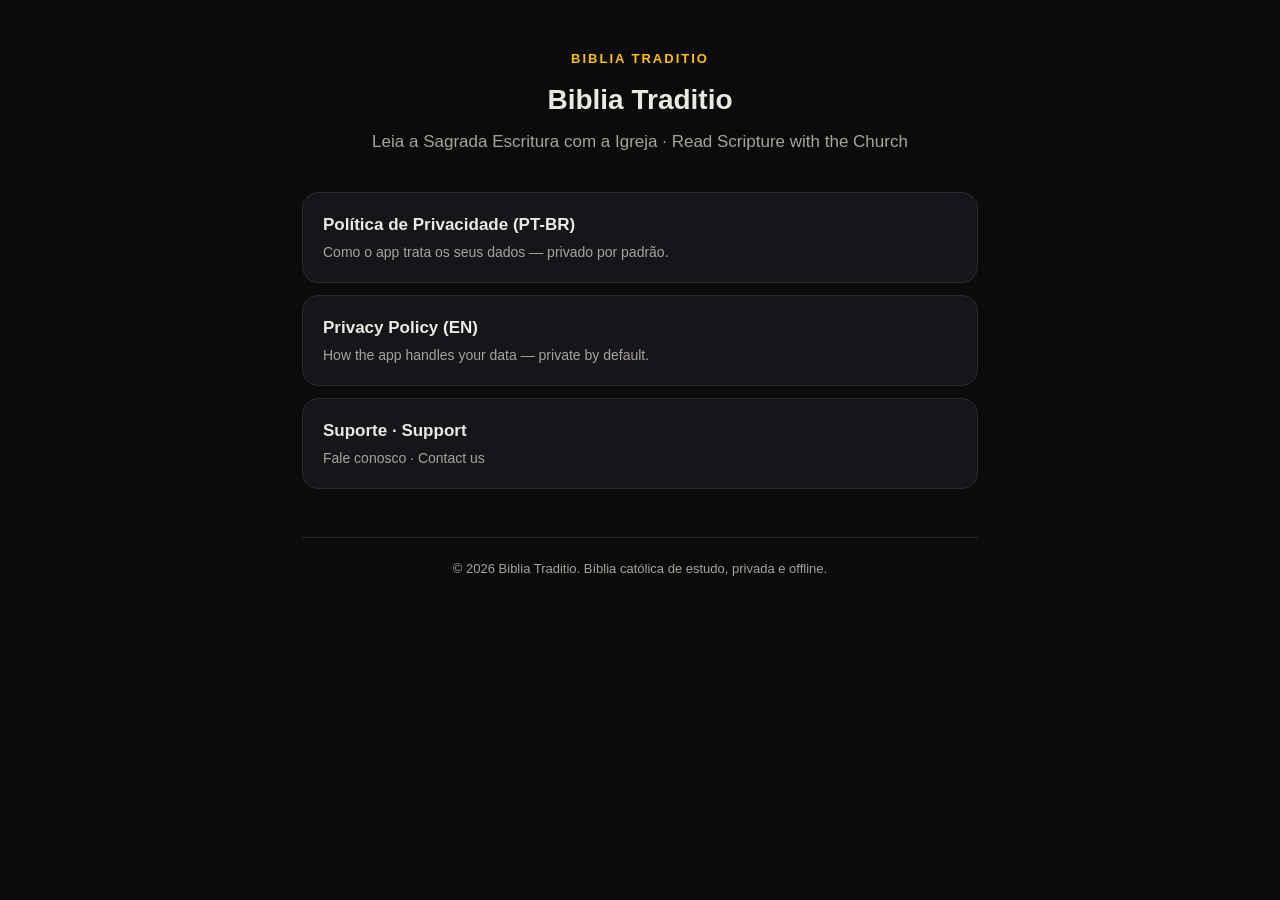
<file: docs/index.html>
<!doctype html>
<html lang="pt-BR">
<head>
  <meta charset="utf-8">
  <meta name="viewport" content="width=device-width, initial-scale=1">
  <title>Biblia Traditio</title>
  <meta name="description" content="Biblia Traditio — Bíblia católica de estudo. Política de privacidade e suporte.">
  <link rel="stylesheet" href="styles.css">
</head>
<body>
  <main class="wrap">
    <header>
      <div class="brand">Biblia Traditio</div>
      <h1>Biblia Traditio</h1>
      <p class="tagline">Leia a Sagrada Escritura com a Igreja · Read Scripture with the Church</p>
    </header>

    <a class="card" href="privacy.html#pt-br">
      <div class="t">Política de Privacidade (PT-BR)</div>
      <div class="d">Como o app trata os seus dados — privado por padrão.</div>
    </a>
    <a class="card" href="privacy.html#en">
      <div class="t">Privacy Policy (EN)</div>
      <div class="d">How the app handles your data — private by default.</div>
    </a>
    <a class="card" href="support.html">
      <div class="t">Suporte · Support</div>
      <div class="d">Fale conosco · Contact us</div>
    </a>

    <footer>
      © 2026 Biblia Traditio. Bíblia católica de estudo, privada e offline.
    </footer>
  </main>
</body>
</html>
</file>
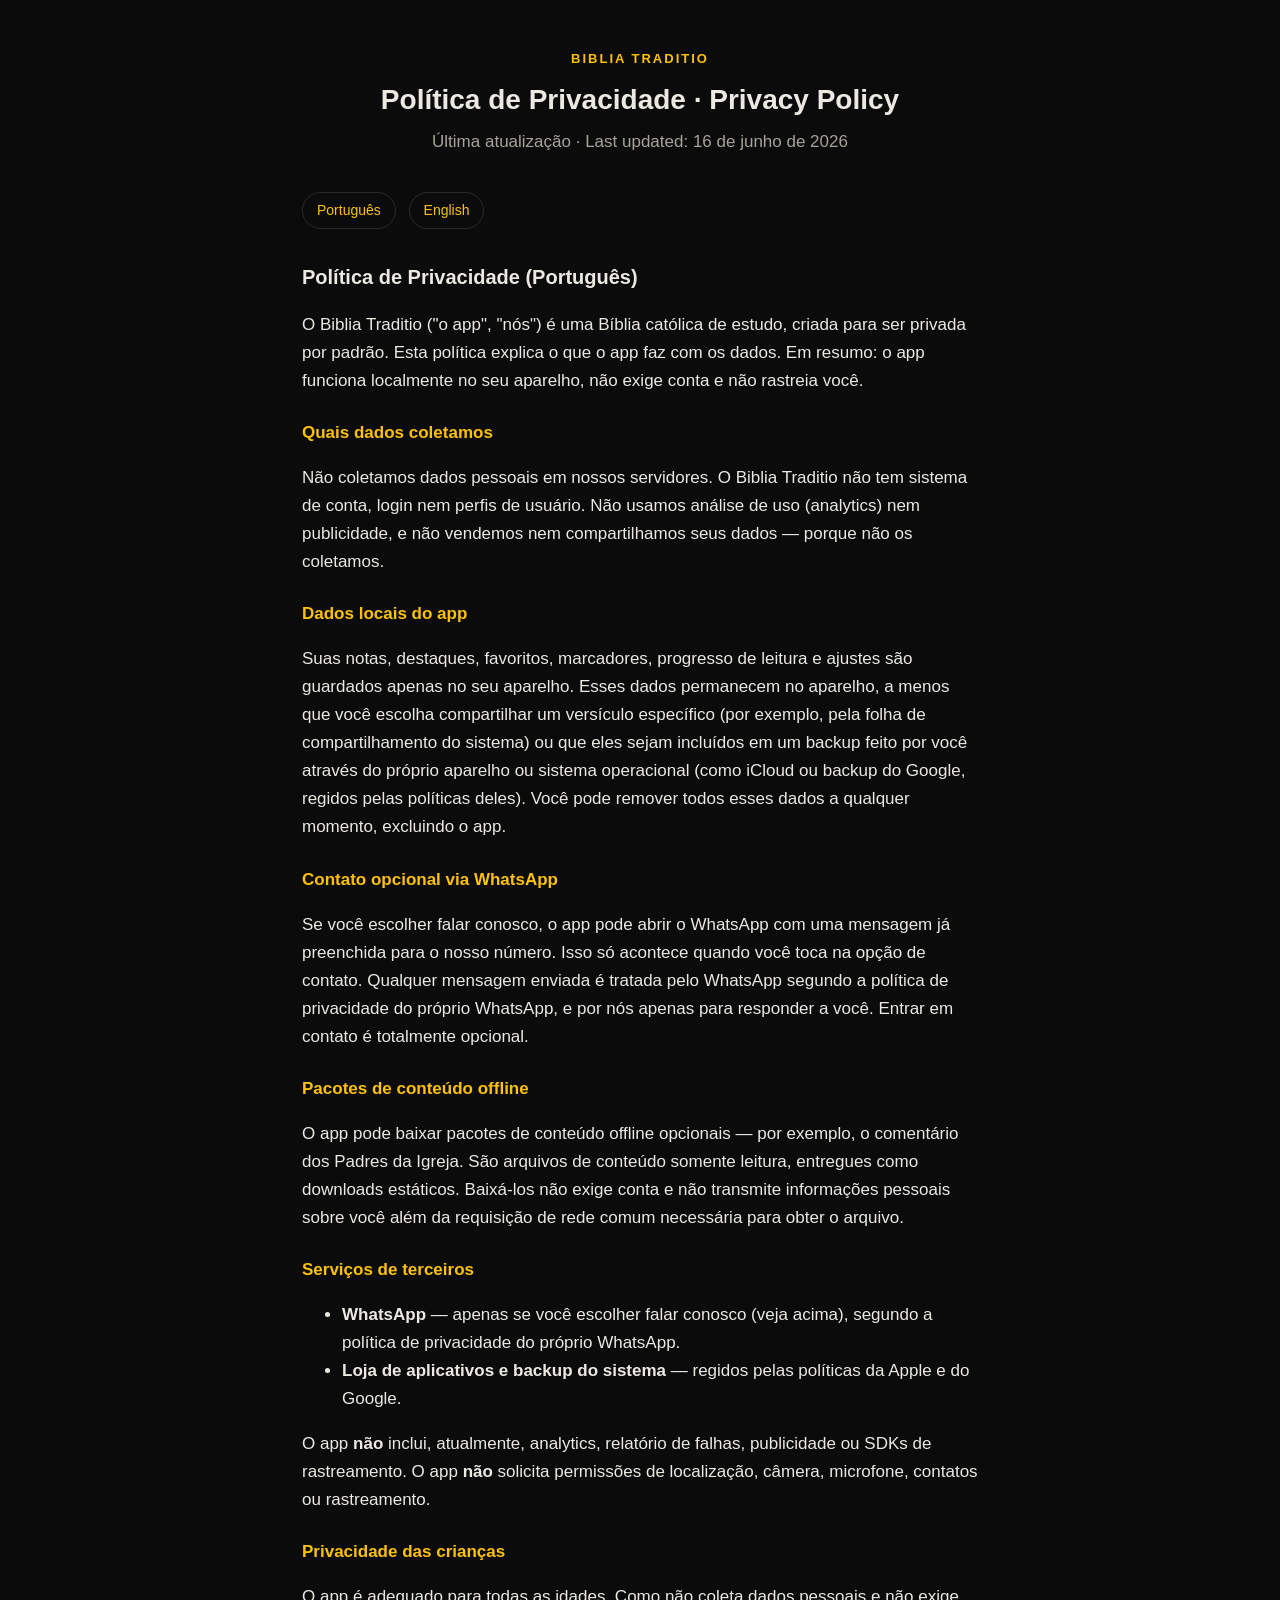
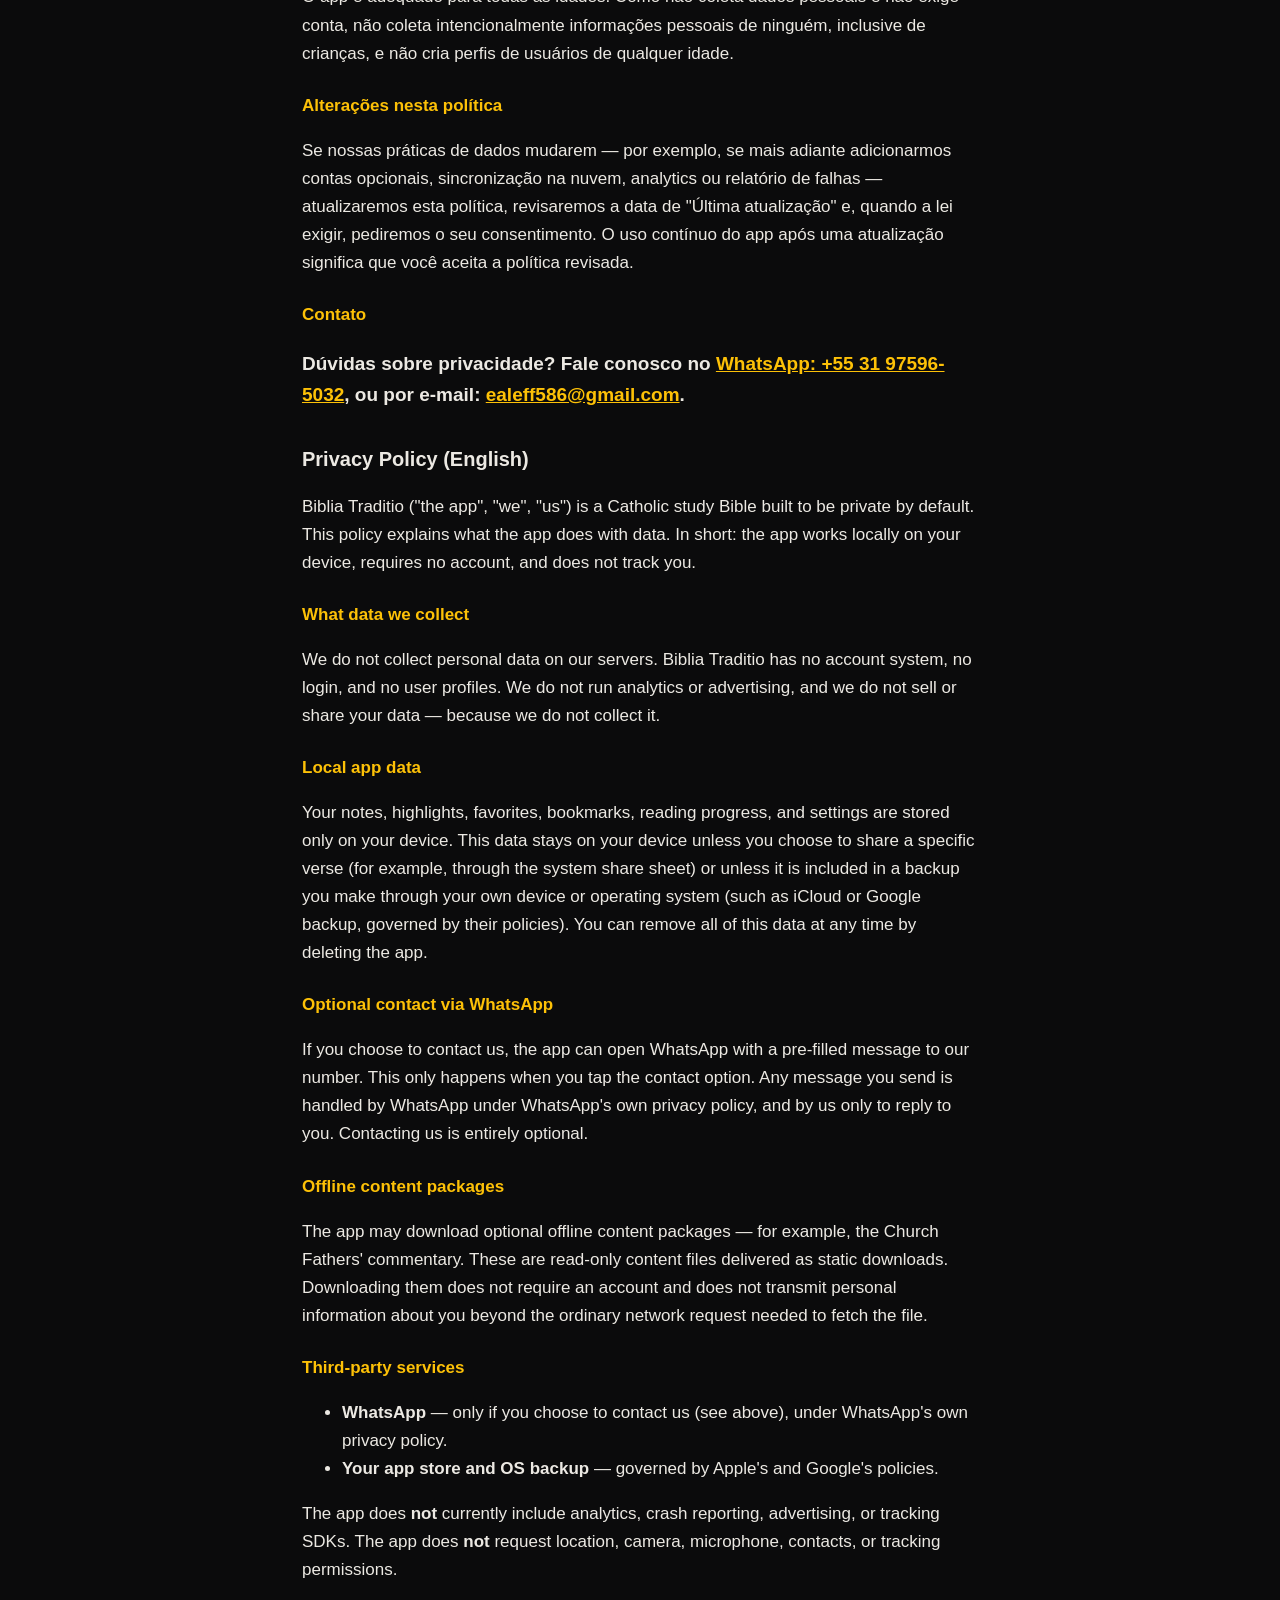
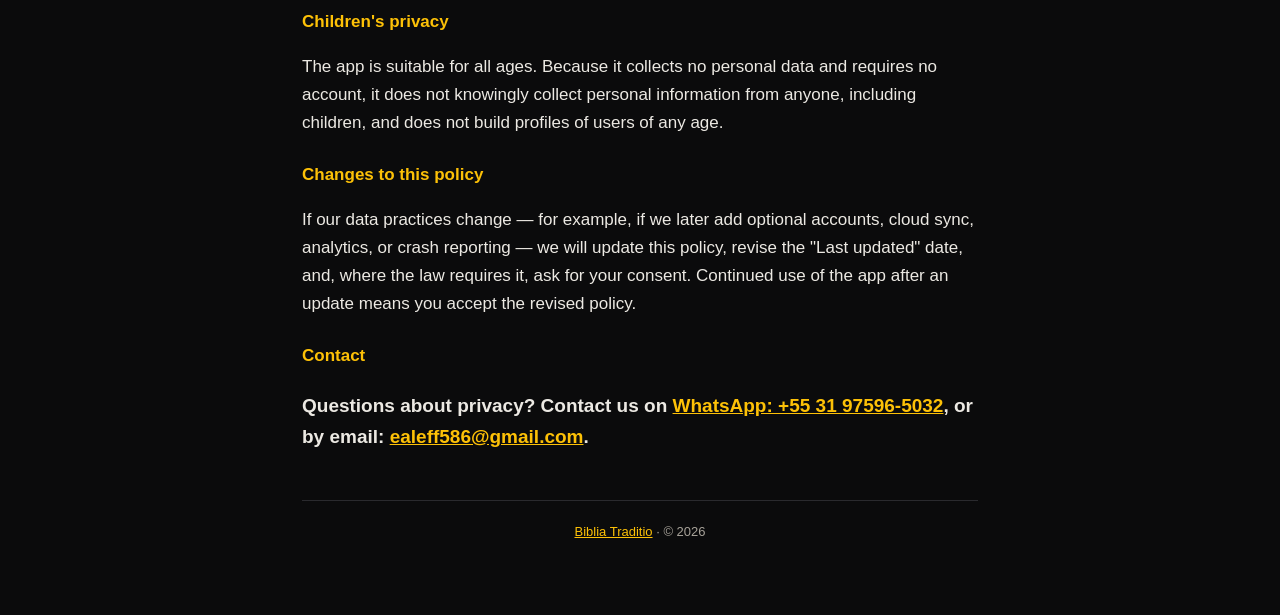
<file: docs/privacy.html>
<!doctype html>
<html lang="pt-BR">
<head>
  <meta charset="utf-8">
  <meta name="viewport" content="width=device-width, initial-scale=1">
  <title>Política de Privacidade · Privacy Policy — Biblia Traditio</title>
  <meta name="description" content="Política de Privacidade do Biblia Traditio (PT-BR e EN). Privado por padrão: sem conta, sem rastreamento.">
  <link rel="stylesheet" href="styles.css">
</head>
<body>
  <main class="wrap">
    <header>
      <div class="brand">Biblia Traditio</div>
      <h1>Política de Privacidade · Privacy Policy</h1>
      <p class="tagline">Última atualização · Last updated: 16 de junho de 2026</p>
    </header>

    <nav class="langbar">
      <a href="#pt-br">Português</a>
      <a href="#en">English</a>
    </nav>

    <!-- ===================== PT-BR ===================== -->
    <section id="pt-br" lang="pt-BR">
      <h2>Política de Privacidade (Português)</h2>
      <p>O Biblia Traditio ("o app", "nós") é uma Bíblia católica de estudo, criada
        para ser privada por padrão. Esta política explica o que o app faz com os
        dados. Em resumo: o app funciona localmente no seu aparelho, não exige conta
        e não rastreia você.</p>

      <h3>Quais dados coletamos</h3>
      <p>Não coletamos dados pessoais em nossos servidores. O Biblia Traditio não tem
        sistema de conta, login nem perfis de usuário. Não usamos análise de uso
        (analytics) nem publicidade, e não vendemos nem compartilhamos seus dados —
        porque não os coletamos.</p>

      <h3>Dados locais do app</h3>
      <p>Suas notas, destaques, favoritos, marcadores, progresso de leitura e ajustes
        são guardados apenas no seu aparelho. Esses dados permanecem no aparelho, a
        menos que você escolha compartilhar um versículo específico (por exemplo, pela
        folha de compartilhamento do sistema) ou que eles sejam incluídos em um backup
        feito por você através do próprio aparelho ou sistema operacional (como iCloud
        ou backup do Google, regidos pelas políticas deles). Você pode remover todos
        esses dados a qualquer momento, excluindo o app.</p>

      <h3>Contato opcional via WhatsApp</h3>
      <p>Se você escolher falar conosco, o app pode abrir o WhatsApp com uma mensagem
        já preenchida para o nosso número. Isso só acontece quando você toca na opção
        de contato. Qualquer mensagem enviada é tratada pelo WhatsApp segundo a
        política de privacidade do próprio WhatsApp, e por nós apenas para responder a
        você. Entrar em contato é totalmente opcional.</p>

      <h3>Pacotes de conteúdo offline</h3>
      <p>O app pode baixar pacotes de conteúdo offline opcionais — por exemplo, o
        comentário dos Padres da Igreja. São arquivos de conteúdo somente leitura,
        entregues como downloads estáticos. Baixá-los não exige conta e não transmite
        informações pessoais sobre você além da requisição de rede comum necessária
        para obter o arquivo.</p>

      <h3>Serviços de terceiros</h3>
      <ul>
        <li><strong>WhatsApp</strong> — apenas se você escolher falar conosco (veja
          acima), segundo a política de privacidade do próprio WhatsApp.</li>
        <li><strong>Loja de aplicativos e backup do sistema</strong> — regidos pelas
          políticas da Apple e do Google.</li>
      </ul>
      <p>O app <strong>não</strong> inclui, atualmente, analytics, relatório de falhas,
        publicidade ou SDKs de rastreamento. O app <strong>não</strong> solicita
        permissões de localização, câmera, microfone, contatos ou rastreamento.</p>

      <h3>Privacidade das crianças</h3>
      <p>O app é adequado para todas as idades. Como não coleta dados pessoais e não
        exige conta, não coleta intencionalmente informações pessoais de ninguém,
        inclusive de crianças, e não cria perfis de usuários de qualquer idade.</p>

      <h3>Alterações nesta política</h3>
      <p>Se nossas práticas de dados mudarem — por exemplo, se mais adiante
        adicionarmos contas opcionais, sincronização na nuvem, analytics ou relatório
        de falhas — atualizaremos esta política, revisaremos a data de "Última
        atualização" e, quando a lei exigir, pediremos o seu consentimento. O uso
        contínuo do app após uma atualização significa que você aceita a política
        revisada.</p>

      <h3>Contato</h3>
      <p class="contact">Dúvidas sobre privacidade? Fale conosco no
        <a href="https://wa.me/5531975965032">WhatsApp: +55 31 97596-5032</a>,
        ou por e-mail: <a href="mailto:ealeff586@gmail.com">ealeff586@gmail.com</a>.</p>
    </section>

    <!-- ===================== EN ===================== -->
    <section id="en" lang="en">
      <h2>Privacy Policy (English)</h2>
      <p>Biblia Traditio ("the app", "we", "us") is a Catholic study Bible built to be
        private by default. This policy explains what the app does with data. In short:
        the app works locally on your device, requires no account, and does not track
        you.</p>

      <h3>What data we collect</h3>
      <p>We do not collect personal data on our servers. Biblia Traditio has no account
        system, no login, and no user profiles. We do not run analytics or advertising,
        and we do not sell or share your data — because we do not collect it.</p>

      <h3>Local app data</h3>
      <p>Your notes, highlights, favorites, bookmarks, reading progress, and settings
        are stored only on your device. This data stays on your device unless you choose
        to share a specific verse (for example, through the system share sheet) or
        unless it is included in a backup you make through your own device or operating
        system (such as iCloud or Google backup, governed by their policies). You can
        remove all of this data at any time by deleting the app.</p>

      <h3>Optional contact via WhatsApp</h3>
      <p>If you choose to contact us, the app can open WhatsApp with a pre-filled
        message to our number. This only happens when you tap the contact option. Any
        message you send is handled by WhatsApp under WhatsApp's own privacy policy, and
        by us only to reply to you. Contacting us is entirely optional.</p>

      <h3>Offline content packages</h3>
      <p>The app may download optional offline content packages — for example, the
        Church Fathers' commentary. These are read-only content files delivered as
        static downloads. Downloading them does not require an account and does not
        transmit personal information about you beyond the ordinary network request
        needed to fetch the file.</p>

      <h3>Third-party services</h3>
      <ul>
        <li><strong>WhatsApp</strong> — only if you choose to contact us (see above),
          under WhatsApp's own privacy policy.</li>
        <li><strong>Your app store and OS backup</strong> — governed by Apple's and
          Google's policies.</li>
      </ul>
      <p>The app does <strong>not</strong> currently include analytics, crash
        reporting, advertising, or tracking SDKs. The app does <strong>not</strong>
        request location, camera, microphone, contacts, or tracking permissions.</p>

      <h3>Children's privacy</h3>
      <p>The app is suitable for all ages. Because it collects no personal data and
        requires no account, it does not knowingly collect personal information from
        anyone, including children, and does not build profiles of users of any age.</p>

      <h3>Changes to this policy</h3>
      <p>If our data practices change — for example, if we later add optional accounts,
        cloud sync, analytics, or crash reporting — we will update this policy, revise
        the "Last updated" date, and, where the law requires it, ask for your consent.
        Continued use of the app after an update means you accept the revised policy.</p>

      <h3>Contact</h3>
      <p class="contact">Questions about privacy? Contact us on
        <a href="https://wa.me/5531975965032">WhatsApp: +55 31 97596-5032</a>,
        or by email: <a href="mailto:ealeff586@gmail.com">ealeff586@gmail.com</a>.</p>
    </section>

    <footer>
      <a href="index.html">Biblia Traditio</a> · © 2026
    </footer>
  </main>
</body>
</html>
</file>
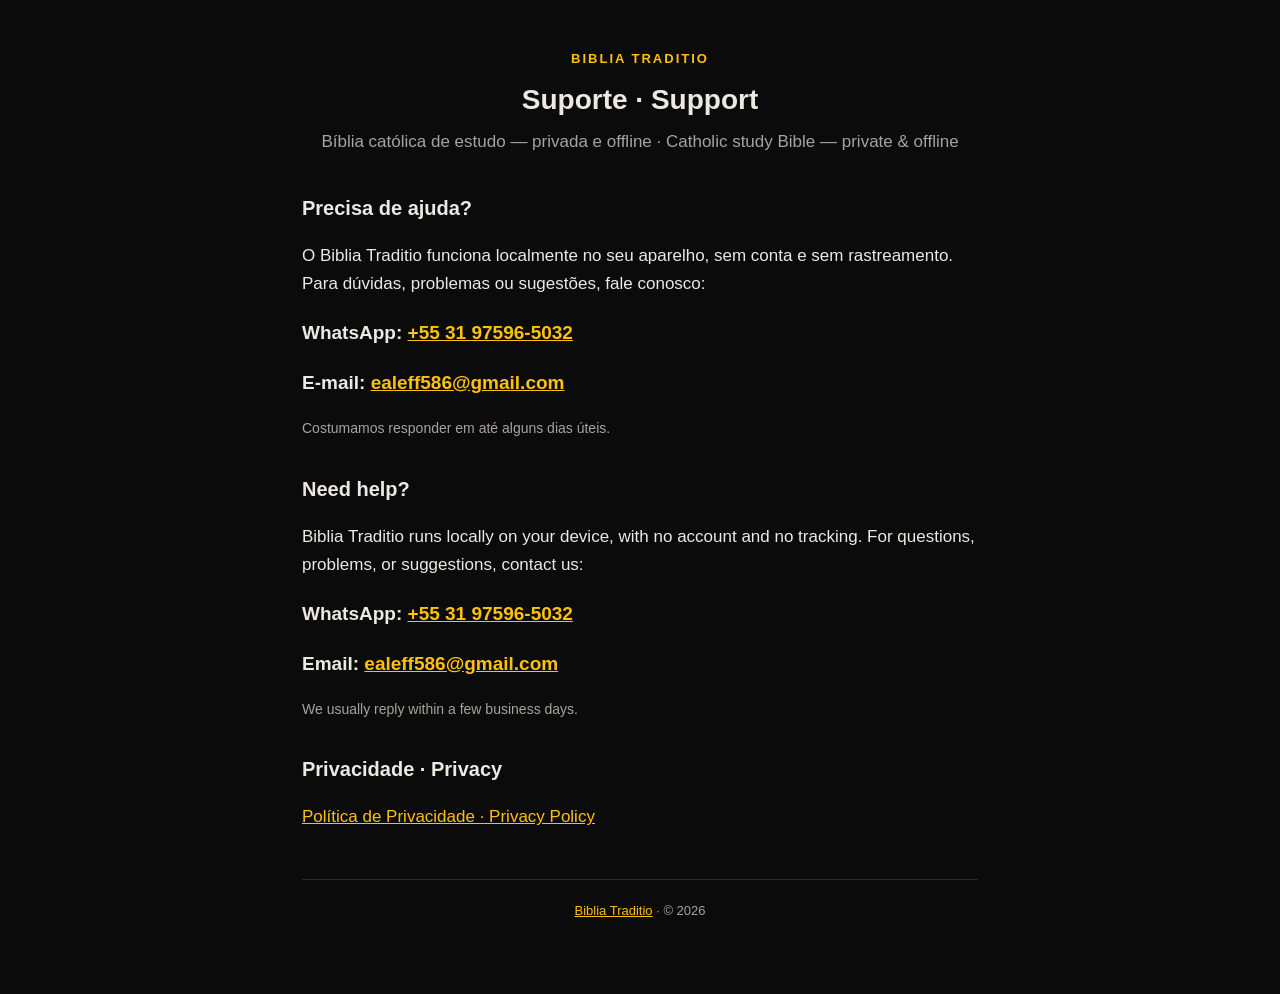
<file: docs/support.html>
<!doctype html>
<html lang="pt-BR">
<head>
  <meta charset="utf-8">
  <meta name="viewport" content="width=device-width, initial-scale=1">
  <title>Suporte · Support — Biblia Traditio</title>
  <meta name="description" content="Suporte do Biblia Traditio. Fale conosco por WhatsApp ou e-mail.">
  <link rel="stylesheet" href="styles.css">
</head>
<body>
  <main class="wrap">
    <header>
      <div class="brand">Biblia Traditio</div>
      <h1>Suporte · Support</h1>
      <p class="tagline">Bíblia católica de estudo — privada e offline · Catholic study Bible — private &amp; offline</p>
    </header>

    <section lang="pt-BR">
      <h2>Precisa de ajuda?</h2>
      <p>O Biblia Traditio funciona localmente no seu aparelho, sem conta e sem
        rastreamento. Para dúvidas, problemas ou sugestões, fale conosco:</p>
      <p class="contact">WhatsApp:
        <a href="https://wa.me/5531975965032">+55 31 97596-5032</a></p>
      <p class="contact">E-mail:
        <a href="mailto:ealeff586@gmail.com">ealeff586@gmail.com</a></p>
      <p class="muted">Costumamos responder em até alguns dias úteis.</p>
    </section>

    <section lang="en">
      <h2>Need help?</h2>
      <p>Biblia Traditio runs locally on your device, with no account and no
        tracking. For questions, problems, or suggestions, contact us:</p>
      <p class="contact">WhatsApp:
        <a href="https://wa.me/5531975965032">+55 31 97596-5032</a></p>
      <p class="contact">Email:
        <a href="mailto:ealeff586@gmail.com">ealeff586@gmail.com</a></p>
      <p class="muted">We usually reply within a few business days.</p>
    </section>

    <section>
      <h2>Privacidade · Privacy</h2>
      <p><a href="privacy.html">Política de Privacidade · Privacy Policy</a></p>
    </section>

    <footer>
      <a href="index.html">Biblia Traditio</a> · © 2026
    </footer>
  </main>
</body>
</html>
</file>
<file: docs/styles.css>
/* Biblia Traditio — static site styles (GitHub Pages, no JS/backend). */
:root {
  --bg: #0b0b0c;
  --surface: #16161a;
  --gold: #fdc107;
  --text: #ece9e3;
  --muted: #a8a39a;
  --divider: #2a2a2e;
}
* { box-sizing: border-box; }
html { -webkit-text-size-adjust: 100%; }
body {
  margin: 0;
  background: var(--bg);
  color: var(--text);
  font-family: -apple-system, BlinkMacSystemFont, "Segoe UI", Roboto, Helvetica,
    Arial, sans-serif;
  line-height: 1.65;
  font-size: 17px;
}
.wrap { max-width: 720px; margin: 0 auto; padding: 48px 22px 72px; }
header { text-align: center; margin-bottom: 36px; }
.brand {
  font-size: 13px; letter-spacing: 2px; text-transform: uppercase;
  color: var(--gold); font-weight: 600;
}
h1 { font-size: 28px; margin: 8px 0 4px; font-weight: 700; }
.tagline { color: var(--muted); margin: 0; }
h2 {
  font-size: 20px; margin: 32px 0 10px; font-weight: 700;
  border-top: 1px solid var(--divider); padding-top: 28px;
}
h2:first-of-type { border-top: none; padding-top: 0; }
h3 { font-size: 17px; margin: 24px 0 8px; color: var(--gold); }
p, li { color: var(--text); }
.muted { color: var(--muted); font-size: 14px; }
a { color: var(--gold); }
.card {
  display: block; background: var(--surface); border: 1px solid var(--divider);
  border-radius: 16px; padding: 18px 20px; margin: 12px 0;
  text-decoration: none; color: var(--text);
}
.card:hover { border-color: var(--gold); }
.card .t { font-weight: 600; }
.card .d { color: var(--muted); font-size: 14px; margin-top: 2px; }
.langbar { margin: 0 0 24px; }
.langbar a {
  display: inline-block; padding: 6px 14px; margin-right: 8px;
  border: 1px solid var(--divider); border-radius: 999px;
  text-decoration: none; font-size: 14px;
}
.contact { font-size: 19px; font-weight: 600; }
footer {
  margin-top: 48px; padding-top: 20px; border-top: 1px solid var(--divider);
  color: var(--muted); font-size: 13px; text-align: center;
}
</file>
